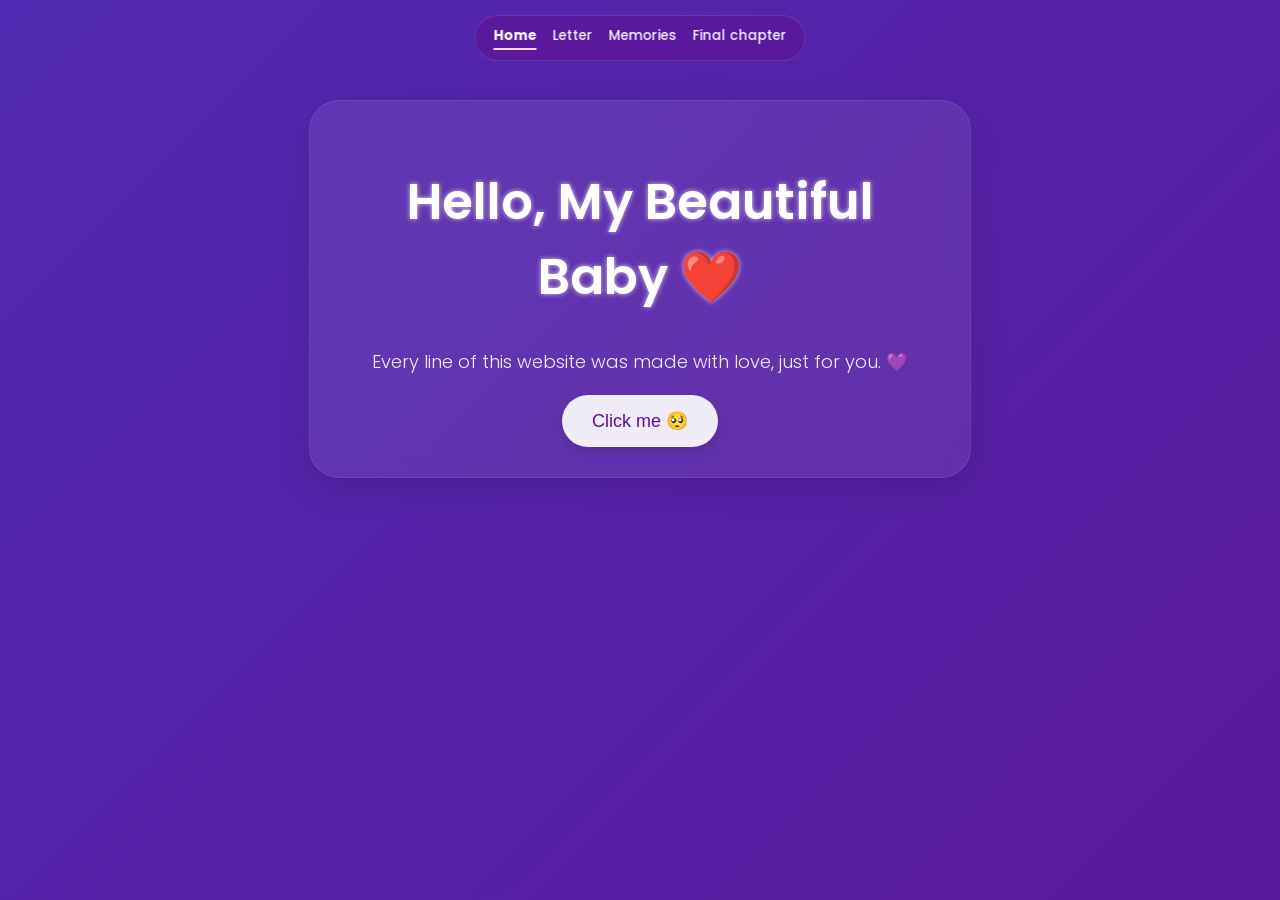
<file: index.html>
<!DOCTYPE html>
<html>
<head>

     <meta charset="UTF-8">

    <meta name="viewport" content="width=device-width, initial-scale=1.0">

    <title>Betty ❤️</title>
    
        <link rel="preconnect" href="https://fonts.googleapis.com">

        <link rel="preconnect" href="https://fonts.gstatic.com" crossorigin>

        <link href="https://fonts.googleapis.com/css2?family=Poppins:wght@300;400;600&display=swap" rel="stylesheet">

    <link rel="stylesheet" href="style.css">

</head>

       
        <audio id="backgroundMusic" loop>
            <source src="music/song1.mp3" type="audio/mpeg">
        </audio>        


<body>

<nav class="book-nav">
    <a href="index.html" class="active">Home</a>
    <a href="letter.html">Letter</a>
    <a href="memories.html">Memories</a>
    <a href="final.html">Final chapter</a>
</nav>




<div class="container">

    <h1>Hello, My Beautiful Baby ❤️</h1>

    <p>
        Every line of this website was made with love, just for you. 💜
    </p>

    <button id="clickMeButton">
        Click me 🥺
    </button>

    <p id="hintMessage" class="hidden"></p>

    <p id="message1" class="hidden"></p>

    <button id="heartButton" class="hidden">
        Open My Heart ❤️
    </button>

    <p id="message2" class="hidden">
        💜 My love,
        <br><br>
        I dey love you nooow🥺🥺💜🤭
    </p>

    <button id="surpriseButton" class="surprise-button hidden">
        🌸 Surprise
    </button>

    <p id="message3" class="hidden">
        Happy Girlfriend's Day, my love! 🥰💜
    </p>

</div>


<script src="script.js"></script>

</body>
    


</html>
</file>
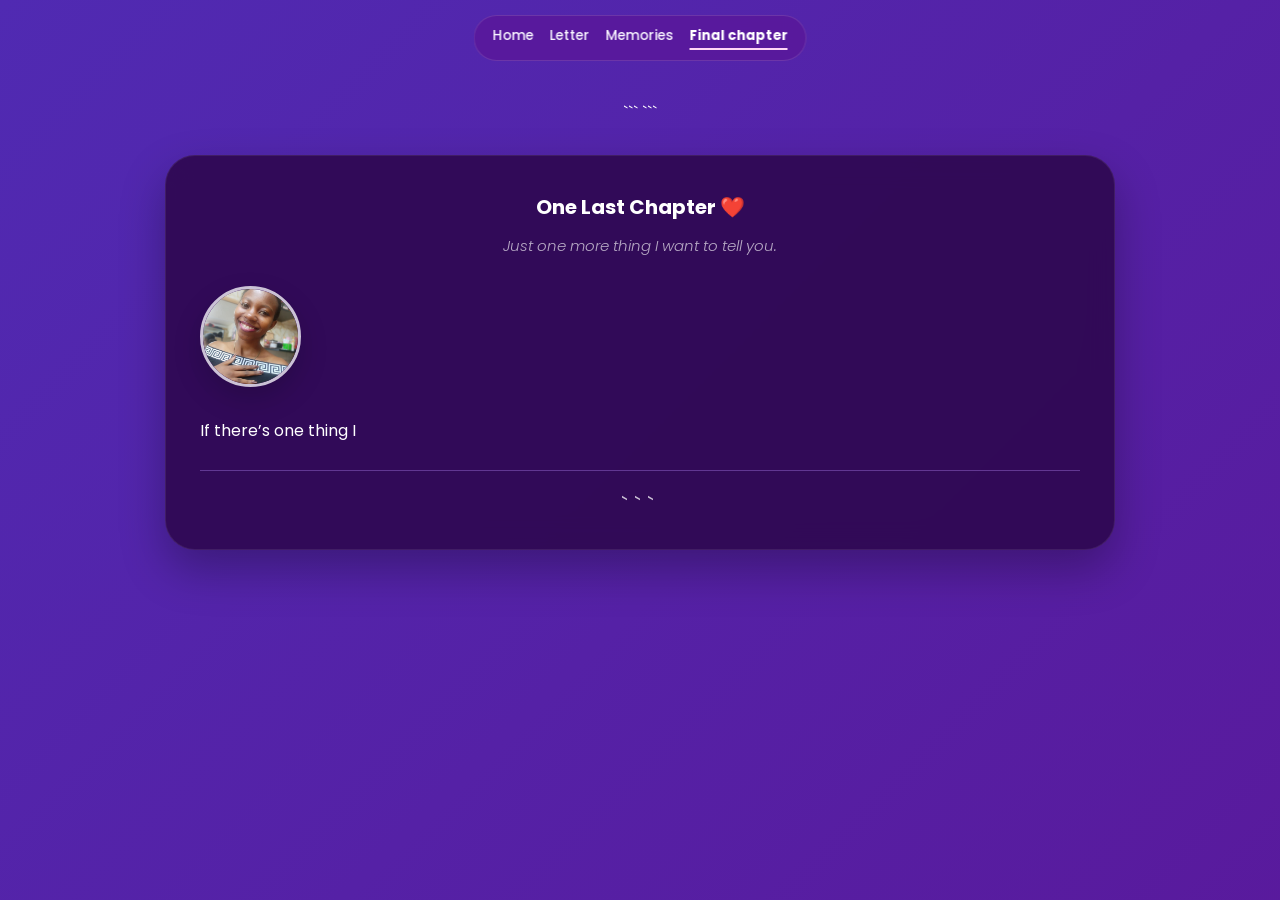
<file: final.html>
<!DOCTYPE html>

<html lang="en">

<head>
    <meta charset="UTF-8">
    <meta name="viewport" content="width=device-width, initial-scale=1.0">

```
<title>One Last Chapter ❤️</title>

<link rel="preconnect" href="https://fonts.googleapis.com">
<link rel="preconnect" href="https://fonts.gstatic.com" crossorigin>

<link href="https://fonts.googleapis.com/css2?family=Poppins:wght@300;400;600&family=Dancing+Script:wght@400;700&family=Caveat:wght@400;700&display=swap" rel="stylesheet">

<link rel="stylesheet" href="style.css">
```

</head>


<body>



    <nav class="book-nav">
    <a href="index.html">Home</a>
    <a href="letter.html">Letter</a>
    <a href="memories.html">Memories</a>
    <a href="final.html" class="active">Final chapter</a>
</nav>

            <audio id="memoriesMusic" loop>
                <source src="music/song2.mp3" type="audio/mpeg">
            </audio>


<div class="container final-container">

    <h1 class="final-title">One Last Chapter ❤️</h1>

    <p class="subtitle">
        Just one more thing I want to tell you.
    </p>

    
    <img src="Images/photo13.jpg" alt="Betty" class="betty-photo">

    <div class="final-message-wrapper">

        <p id="finalMessage">
            If there’s one thing I hope you remember from this little website,
            it’s this:

            You are loved.
            You are appreciated.
            And you are incredibly beautiful.

            Thank you for being you.
            Thank you for making me smile.
            Thank you for making my world brighter.

            I hope this little website reminded you of how special you are to me.

            Keep smiling, my beautiful girl.
        </p>

               
        <div class="letter-ending hidden" id="signatureBlock">
    <div class="signature-block">
        <p class="signature-name">
            Yours lovingly, Blessings
            <span class="signature-heart">💜</span>
        </p>
    </div>

    <img src="Images/bless.jpg" alt="My photo" class="memory-photo">
</div>

<hr class="final-divider">

<p class="subtitle final-ending hidden" id="finalEnding">
    Is this the end… or will you give me more beautiful memories, and make me part of them? 🥺💜
</p>

<p class="final-dots">```</p>


<script src="script.js"></script>


</body>



</html>
</file>
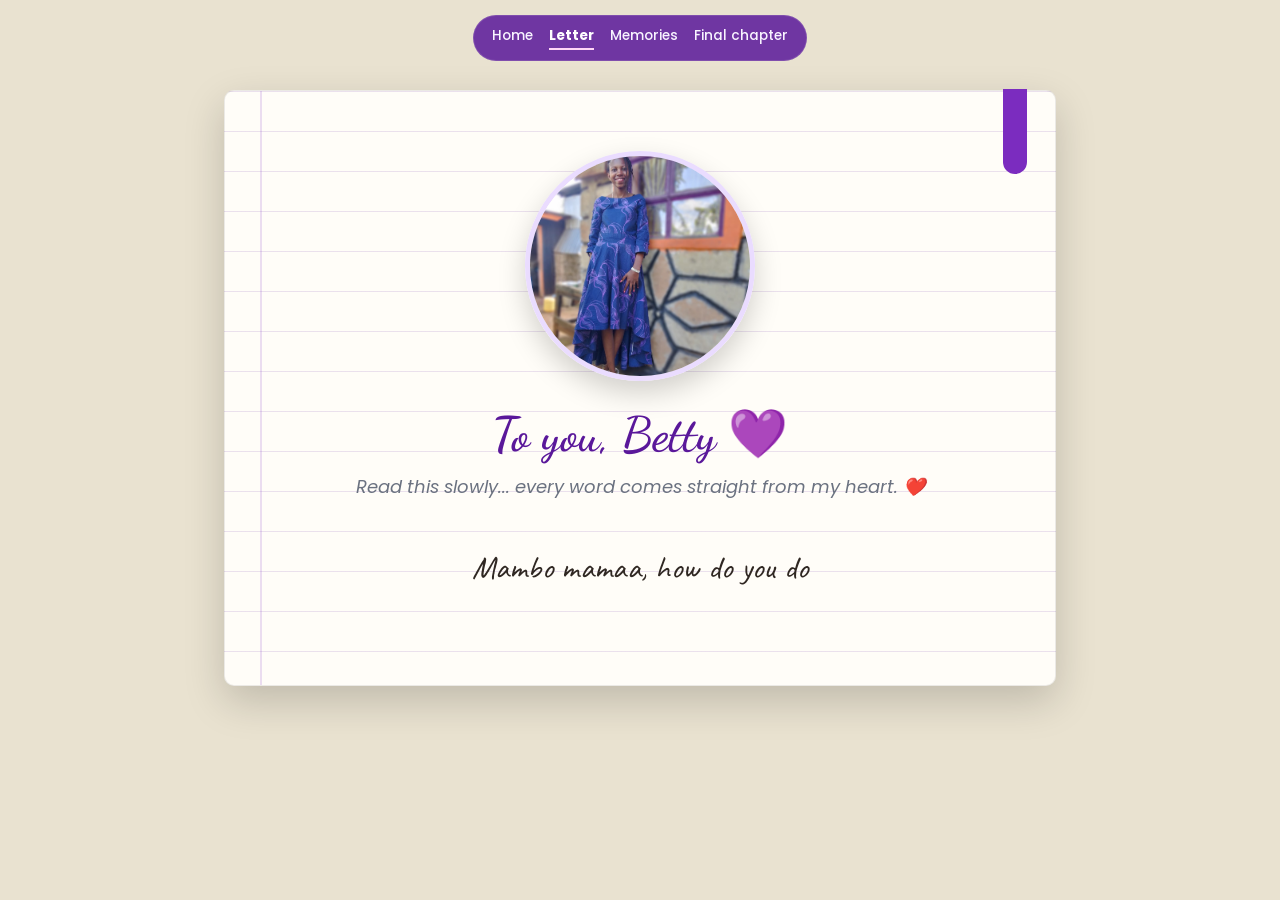
<file: letter.html>
<!DOCTYPE html>
<html>

<head>

    <meta charset="UTF-8">

    <meta name="viewport" content="width=device-width, initial-scale=1.0">

    <title>💌 To you Betty 💜</title>

    <link rel="preconnect" href="https://fonts.googleapis.com">

    <link rel="preconnect" href="https://fonts.gstatic.com" crossorigin>

    <link href="https://fonts.googleapis.com/css2?family=Poppins:wght@300;400;600&family=Dancing+Script:wght@400;700&family=Caveat:wght@400;600;700&display=swap" rel="stylesheet">

    <link rel="stylesheet" href="style.css">

</head>




<body class="letter-body">



<nav class="book-nav">
    <a href="index.html">Home</a>
    <a href="letter.html" class="active">Letter</a>
    <a href="memories.html">Memories</a>
    <a href="final.html">Final chapter</a>
</nav>

        <audio id="backgroundMusic" loop>
            <source src="music/song1.mp3" type="audio/mpeg">
        </audio>


    <div class="letter-page">

        <div class="bookmark"></div>

        <img src="Images/betty-feature.jpg"
             alt="Betty"
             class="betty-photo">

        <h1 class="letter-title">To you, Betty 💜</h1>

        <p class="subtitle">
            Read this slowly... every word comes straight from my heart. ❤️
        </p>

        <div class="letter-content">
            <p id="letterMessage"></p>
        </div>

        <button id="continueButton" class="hidden letter-button">
            Turn the page ❤️
        </button>

    </div>

    <script src="script.js"></script>
</body>

</html>
</file>
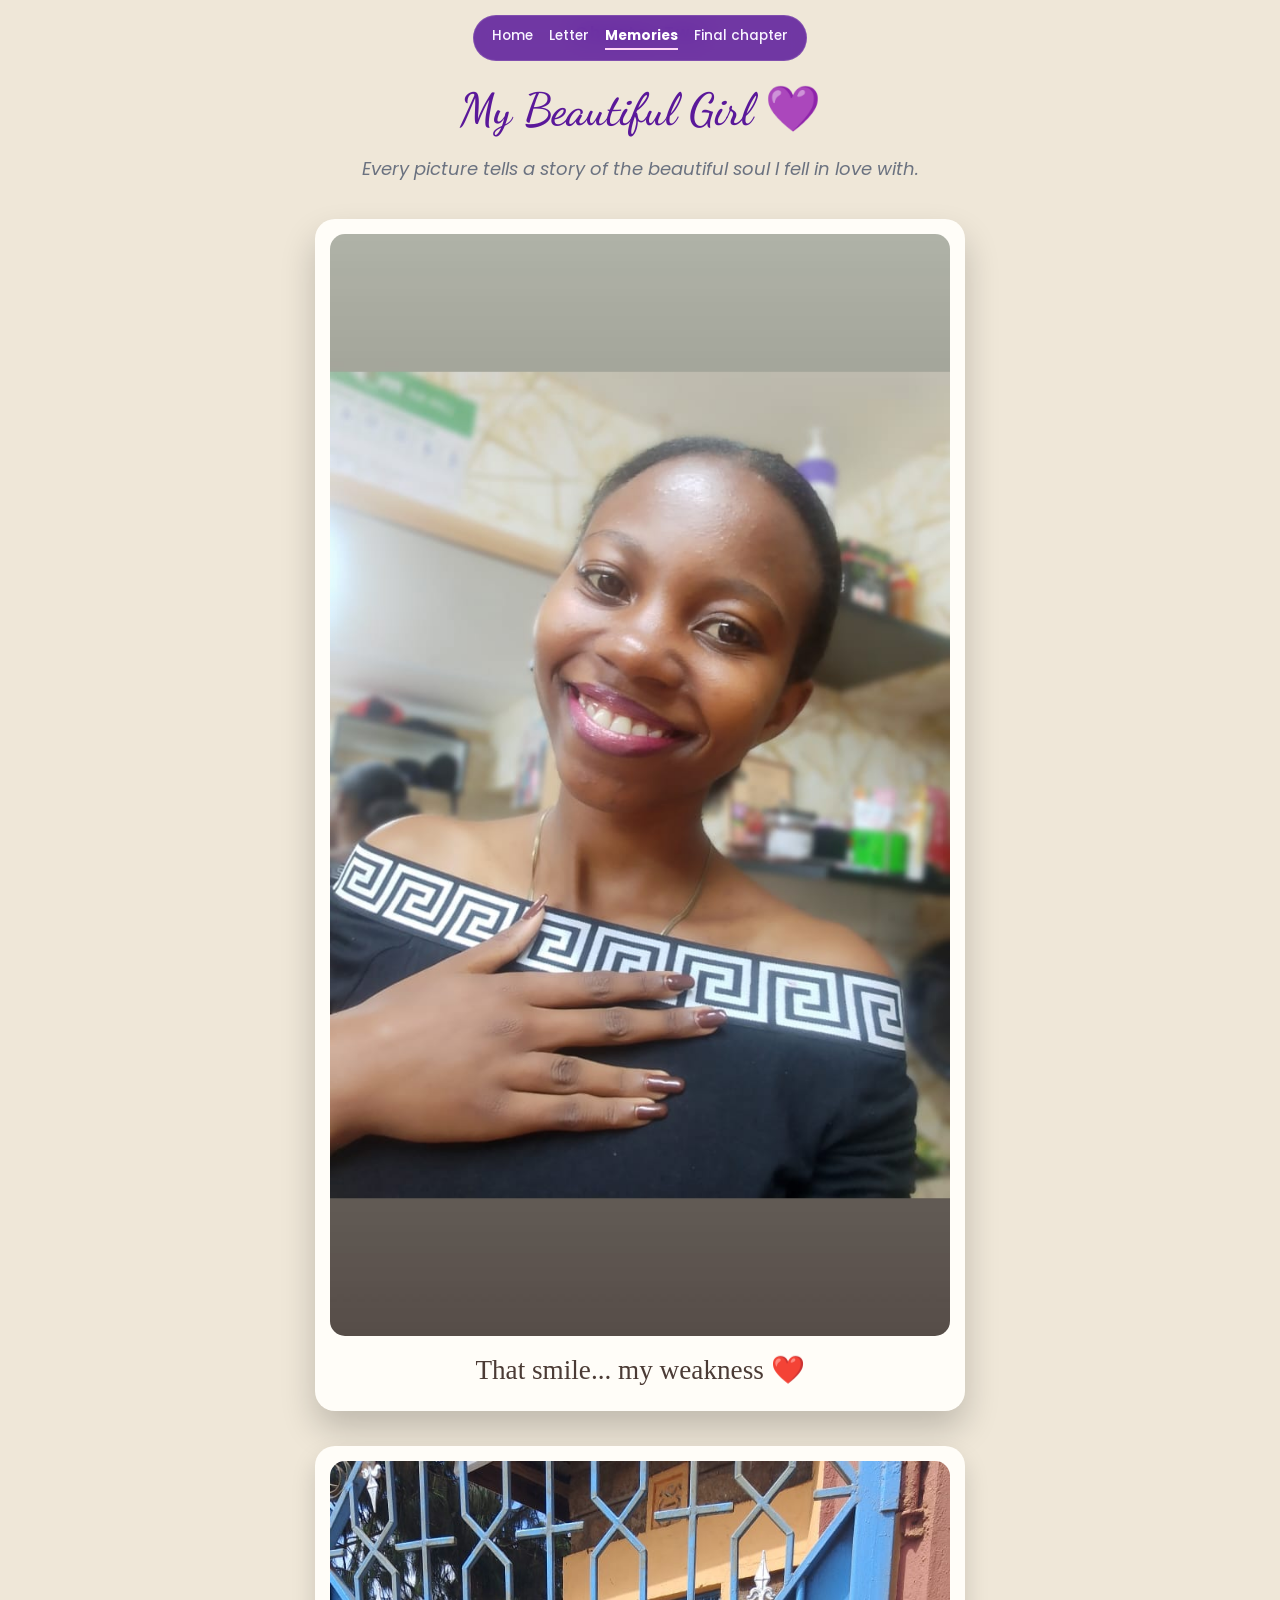
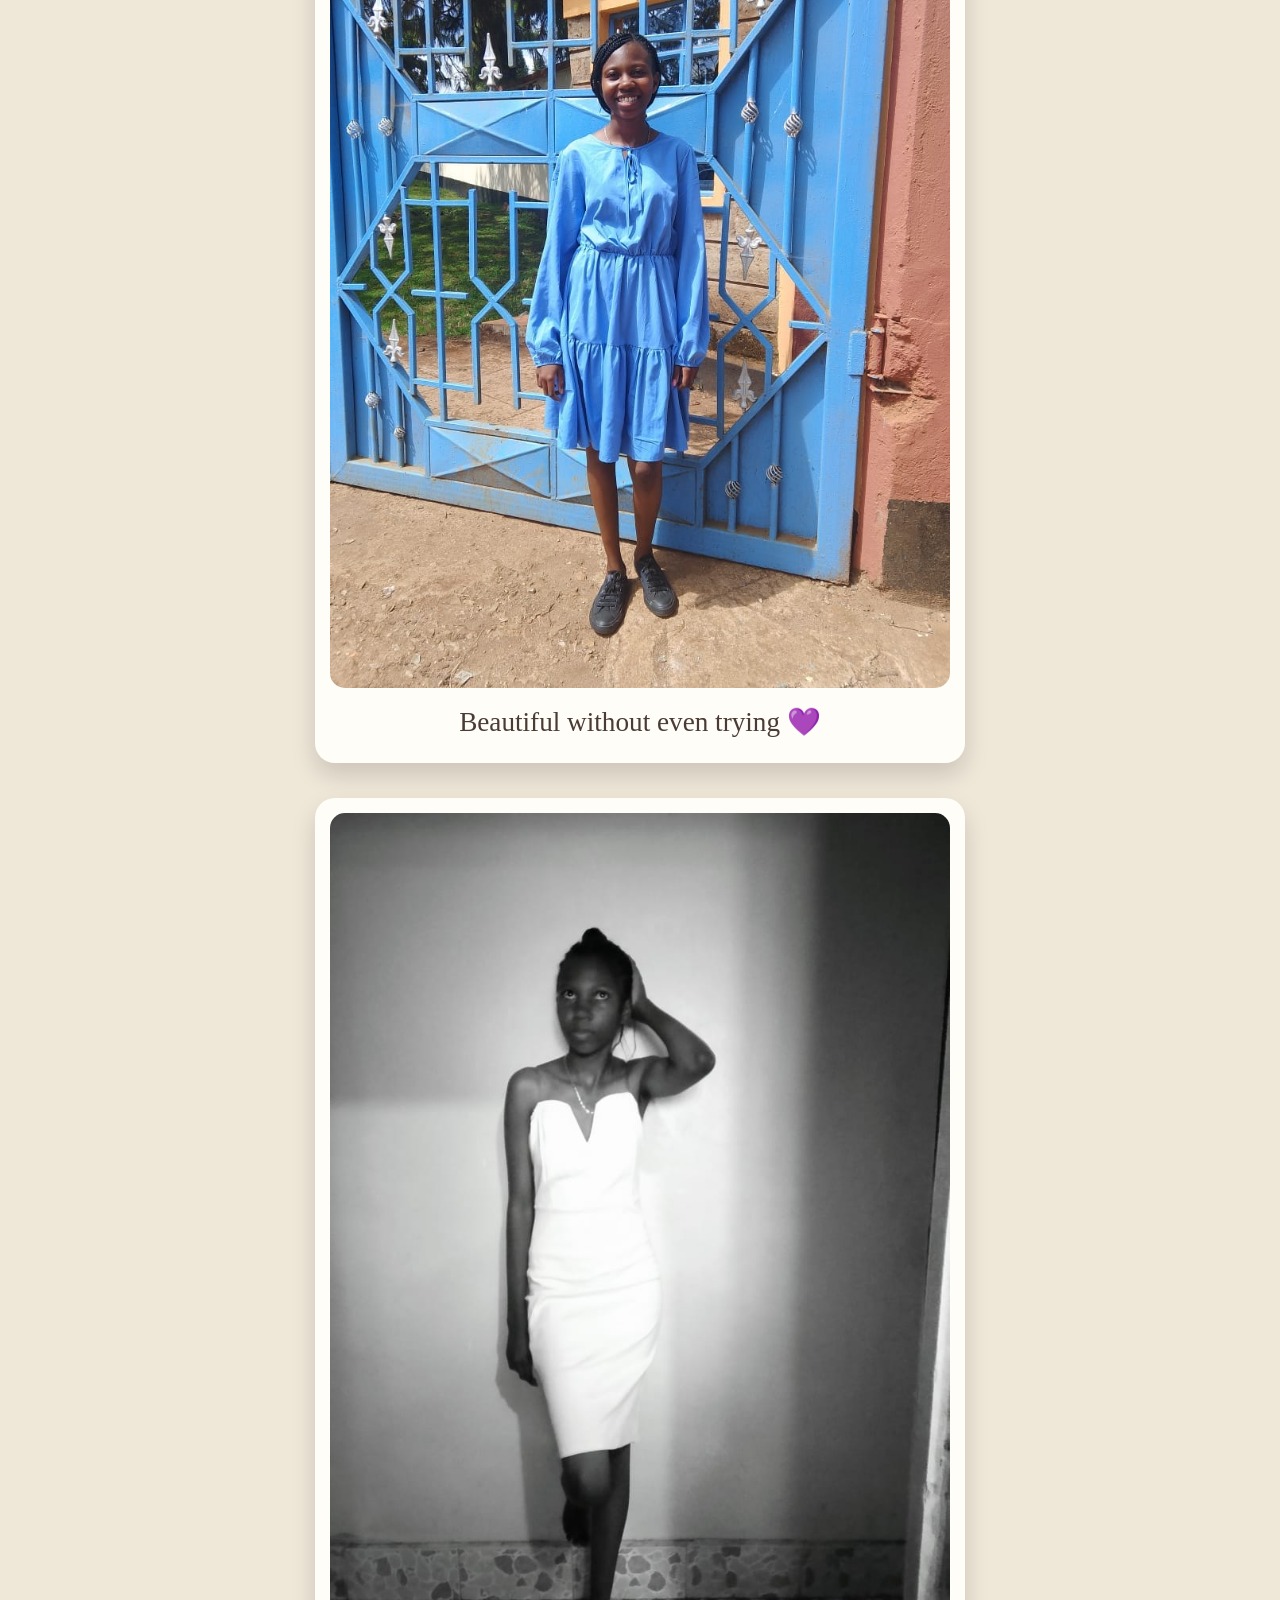
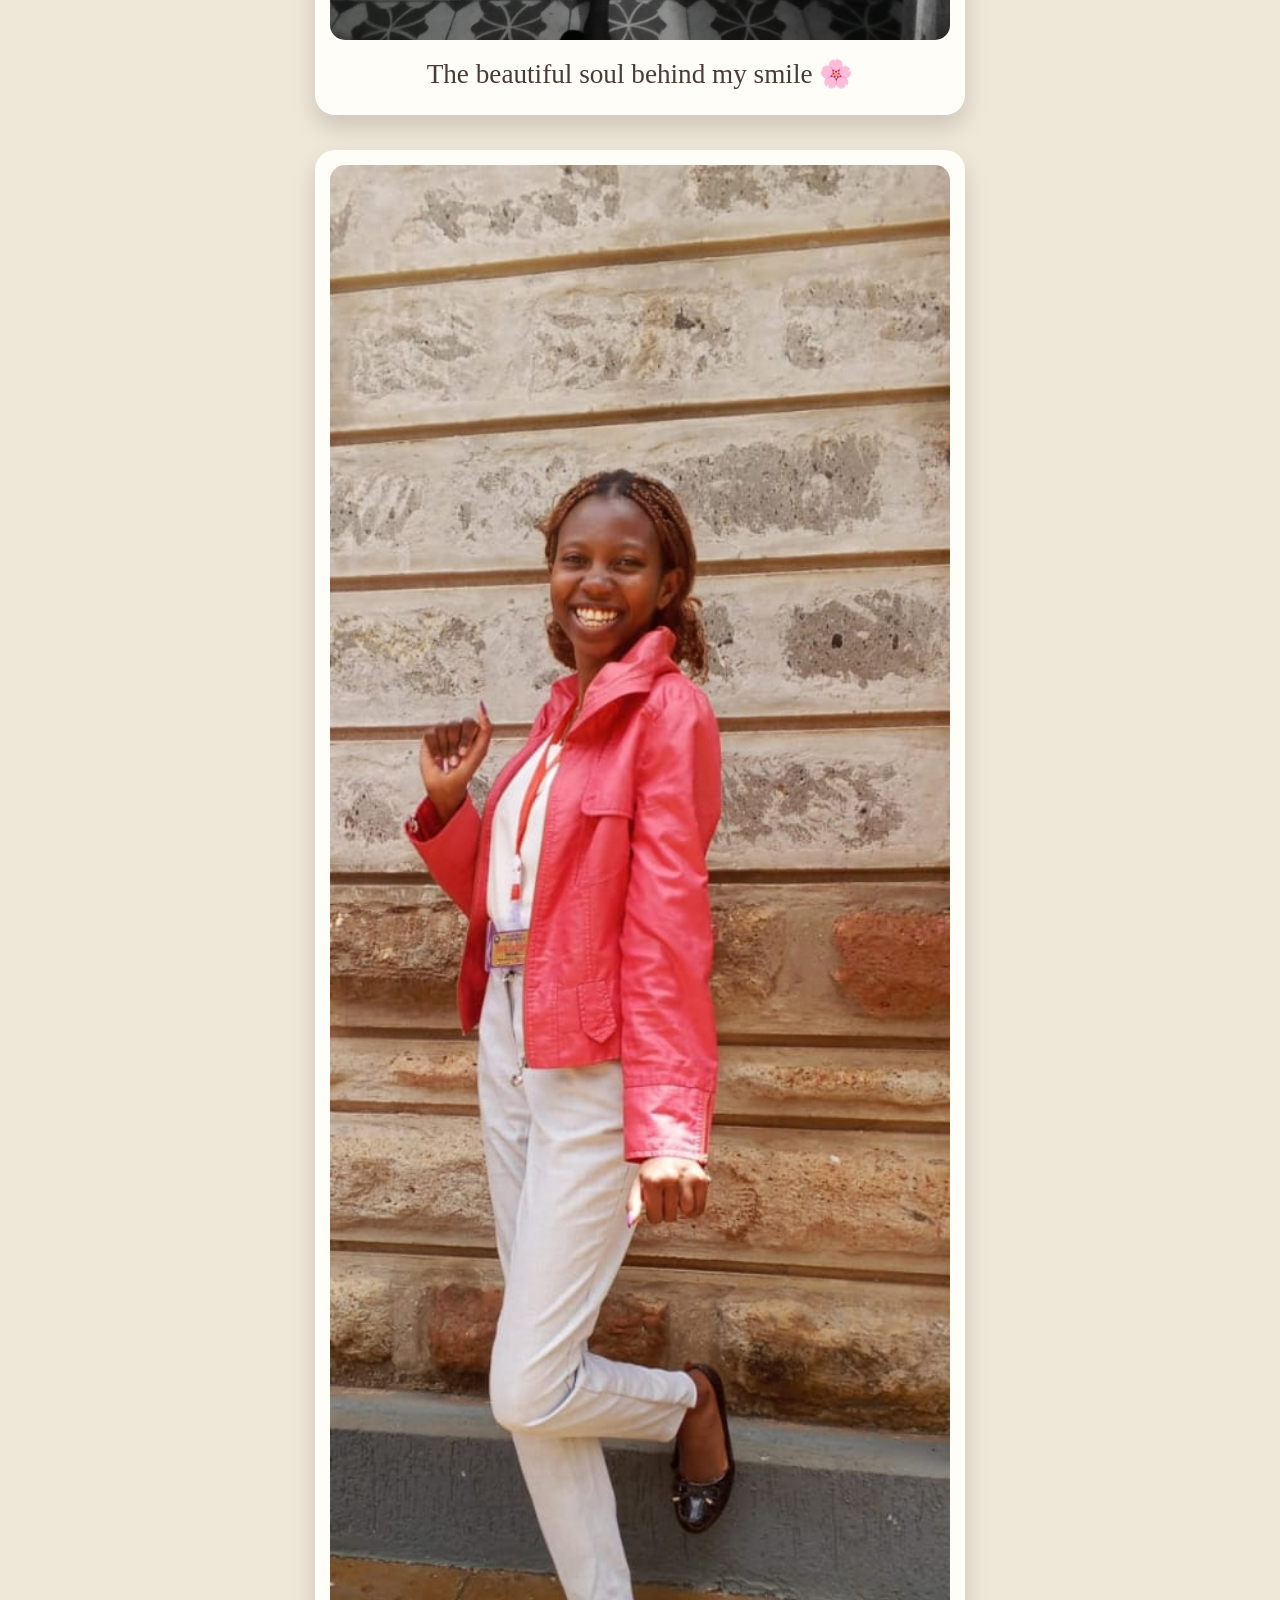
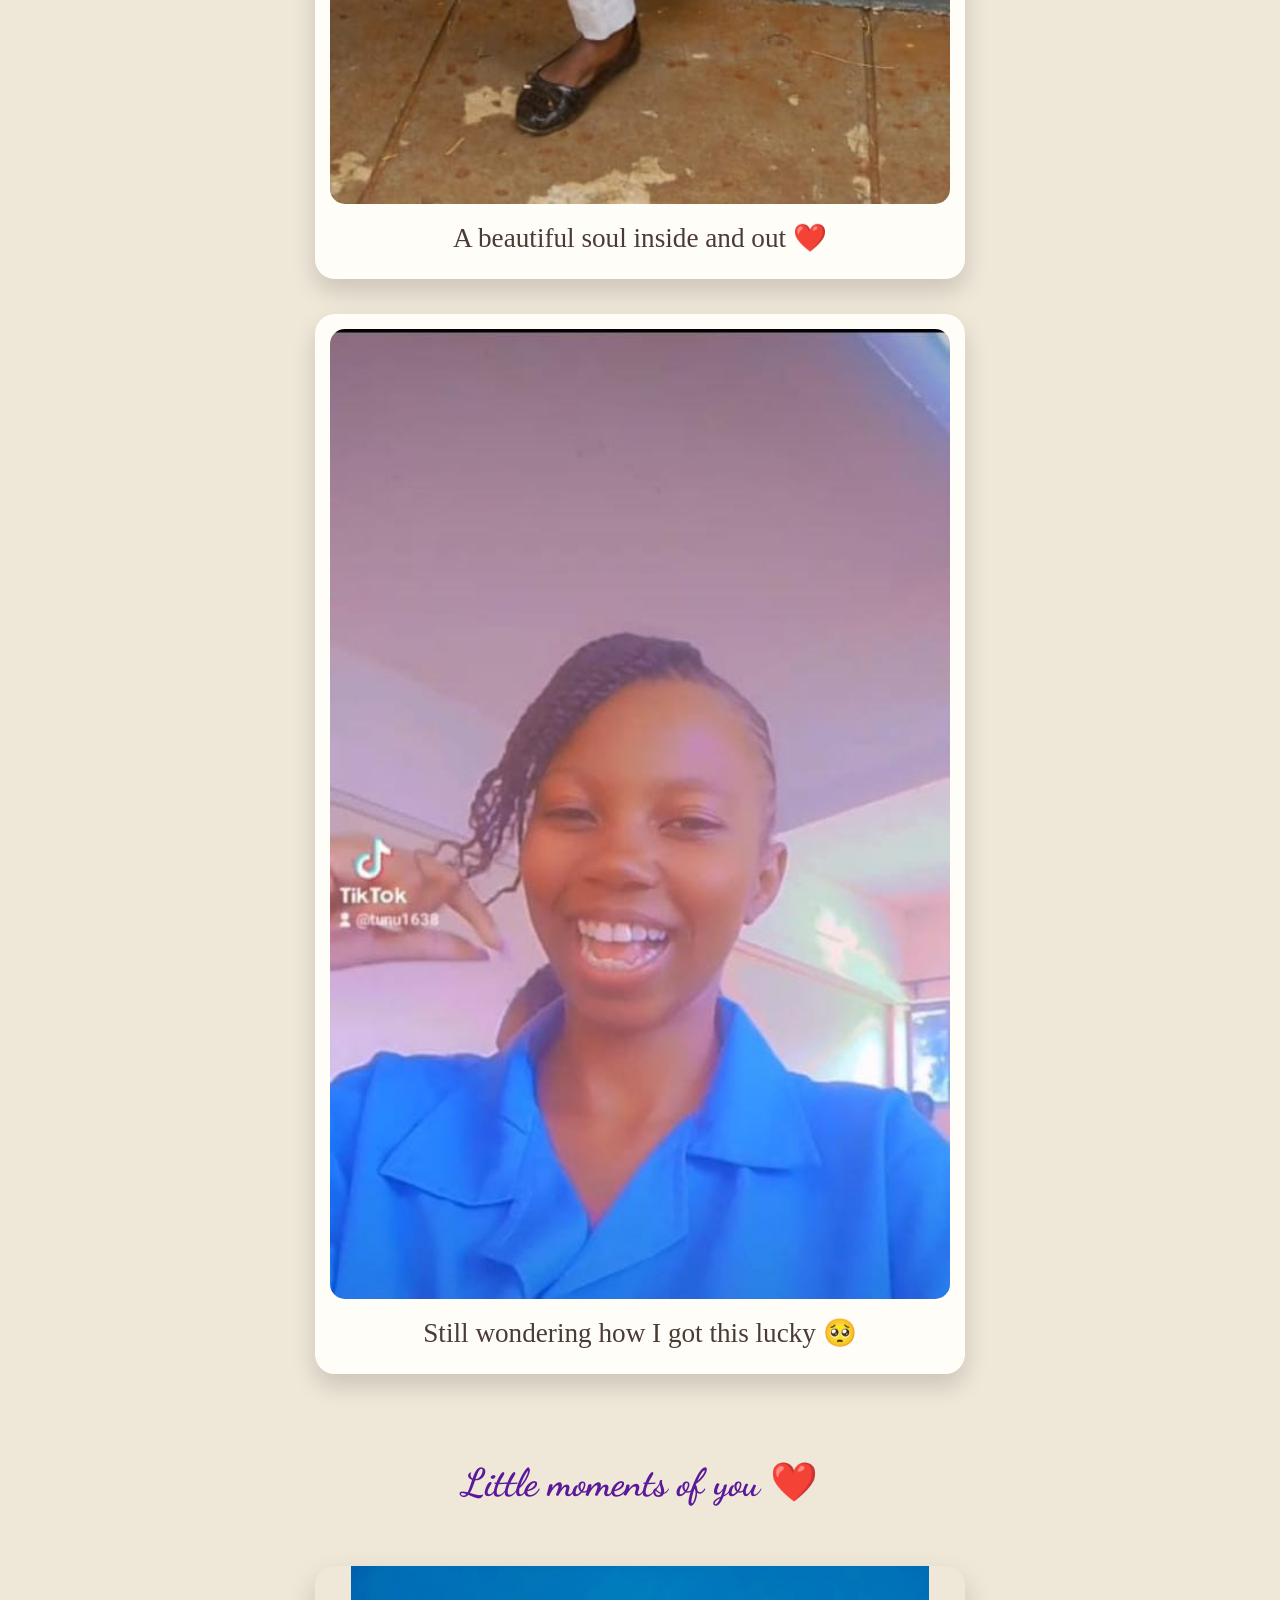
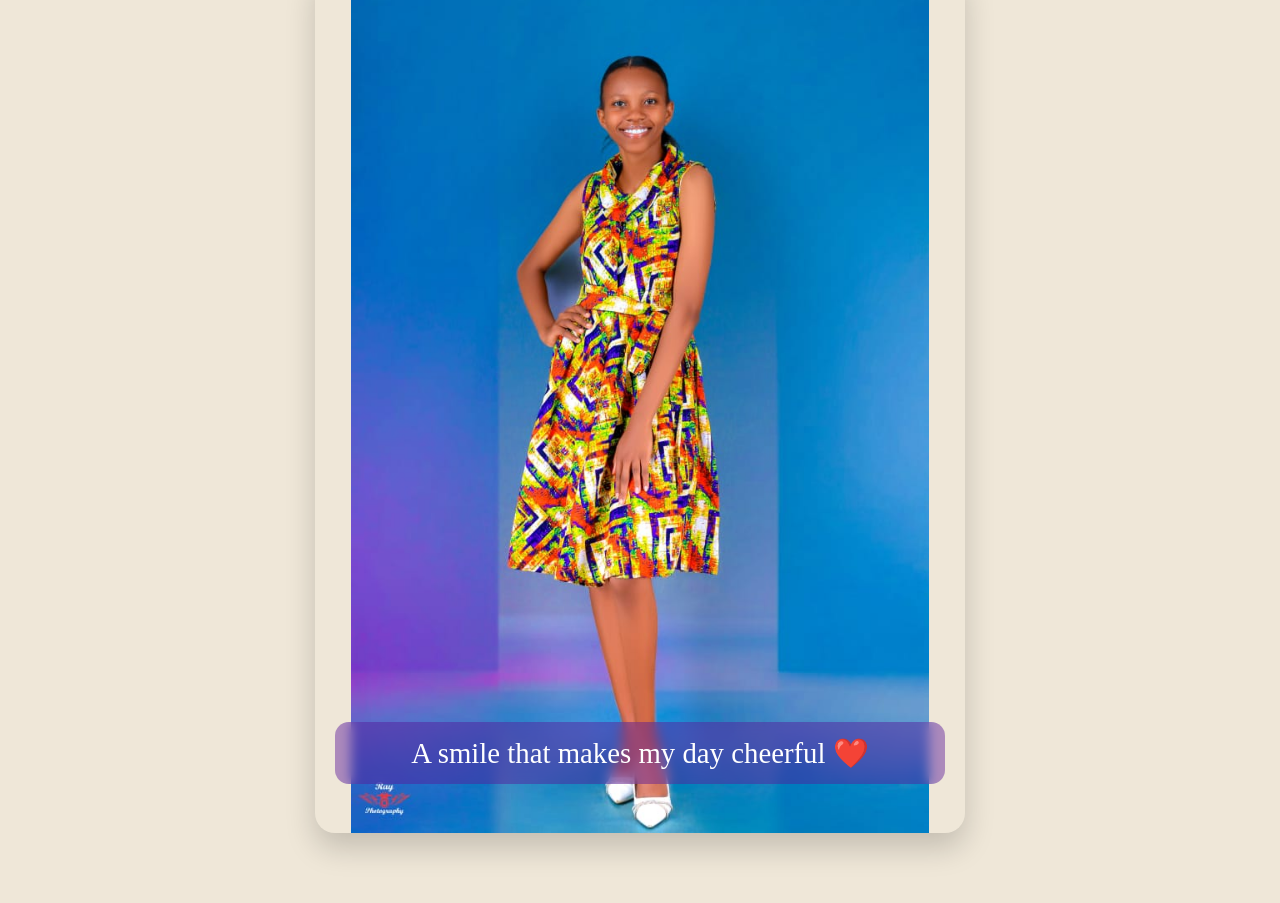
<file: memories.html>
<!DOCTYPE html>
<html lang="en">

<head>
    <meta charset="UTF-8">
    <meta name="viewport" content="width=device-width, initial-scale=1.0">

    <title>Chapter Two — My Beautiful Girl 💜</title>

    <link rel="preconnect" href="https://fonts.googleapis.com">
    <link rel="preconnect" href="https://fonts.gstatic.com" crossorigin>

    <link href="https://fonts.googleapis.com/css2?family=Poppins:wght@300;400;600&family=Dancing+Script:wght@400;700&display=swap" rel="stylesheet">

    <link rel="stylesheet" href="style.css">
</head>




<body class="memories-body">
    
<nav class="book-nav">
   
    <a href="index.html">Home</a>
   
   
    <a href="letter.html">Letter</a>
   
   
    <a href="memories.html" class="active">Memories</a>
   
   
    <a href="final.html">Final chapter</a>


</nav>


                <audio id="memoriesMusic" autoplay loop>
                    <source src="music/song2.mp3" type="audio/mpeg">
                </audio>

                    <section class="memories-page">

                    <div class="chapter-label">Chapter Two</div>

                    <h1 class="memories-title">My Beautiful Girl 💜</h1>

                    <p class="subtitle">
                        Every picture tells a story of the beautiful soul I fell in love with.
                    </p>


                    <div class="memory-gallery">

                        <div class="memory-card featured-photo">

                            <img src="Images/photo1.jpg" alt="Betty">

                            <p class="memory-caption">
                                That smile... my weakness ❤️
                            </p>

                        </div>


                        <div class="memory-card">
                            <img src="Images/photo2.jpg" alt="Betty">
                            <p class="memory-caption">
                                Beautiful without even trying 💜
                            </p>
                        </div>


                        <div class="memory-card">
                            <img src="Images/photo3.jpg" alt="Betty">
                            <p class="memory-caption">
                                The beautiful soul behind my smile 🌸
                            </p>
                        </div>


                        <div class="memory-card">

                                <img src="Images/photo4.jpg" alt="Betty">

                                <p class="memory-caption">
                                    A beautiful soul inside and out ❤️
                                </p>

                        </div>

                        <div class="memory-card">

                                <img src="Images/photo5.jpg" alt="Betty">

                                <p class="memory-caption">
                                    Still wondering how I got this lucky 🥺
                                </p>

                        </div>


                        <h2 class="story-title">
                            Little moments of you ❤️
                        </h2>

                        <div class="story-slideshow">

                            <div class="story-slide active">
                                <img src="Images/photo6.jpg" alt="Betty">
                                <p>A smile that makes my day cheerful ❤️</p>
                            </div>

                            <div class="story-slide">
                                <img src="Images/photo7.jpg" alt="Betty">
                                <p>Beautiful in every little way 💜</p>
                            </div>

                            <div class="story-slide">
                                <img src="Images/photo8.jpg" alt="Betty">
                                <p>You make me blush too much 🤭🌸</p>
                            </div>
                        
                            <div class="story-slide">
                                <img src="Images/photo9.jpg" alt="Betty">
                                <p>Truly the most beautiful gal 🌹💜</p>
                            </div>

                            <div class="story-slide">
                                <img src="Images/photo10.jpg" alt="Betty">
                                <p>Baby gal ni keki mali safi 🫣</p>
                            </div>
                            
                            
                        </div>

                    </div> <!-- end memory-gallery -->

                    <button id="continueToFinalButton" class="hidden letter-button">
                    One Last Chapter ❤️
                </button>

                <button id="replaySlideshowButton" class="hidden letter-button">
                    Replay slideshow ❤️
                </button>

                </section>

                <script src="script.js"></script>

</body>
</html>
</file>
<file: style.css>
/* ====================================== */
/* BODY */
/* ====================================== */

body {
    background: linear-gradient(
        -45deg,
        #240046,
        #3c096c,
        #5a189a,
        #502ab2
    );

    background-size: 400% 400%;
    animation: gradientMove 12s ease infinite;

    color: white;
    font-family: "Poppins", sans-serif;
    text-align: center;
    margin-top: 100px;
}
/* ====================================== */
/* h1 texts*/
/* ====================================== */

h1 {
    font-size: 50px;
    font-weight: 600;
    text-shadow:
        0 0 5px rgba(255,255,255,0.7);
    animation: none;
}


/* ====================================== */
/* THE CONTENT BOX*/
/* ====================================== */

.container {
    width: 80%;
    max-width: 600px;
    margin: 50px auto;
    padding: 30px;
    background: rgba(255, 255, 255, 0.08);
    border: 1px solid rgba(255, 255, 255, 0.15);
    text-align: center;
    backdrop-filter: blur(10px);

    border: 1px solid rgba(255, 255, 255, 0.08);
    box-shadow: 0 10px 35px rgba(0, 0, 0, 0.12);
    border-radius: 30px;

    animation: pageFade 1s ease;
}

.container > p {
    font-size: 18px;
    font-weight: 300;
    opacity: 0.9;
    line-height: 1.6;
}

.container {
    animation: pageFade 5s ease;
}

/* ====================================== */
/* BUTTONS */
/* ====================================== */

button {
    background: rgba(255, 255, 255, 0.9);
    color: #5a0dad;
    border: none;
    padding: 15px 30px;
    font-size: 18px;
    border-radius: 30px;
    cursor: pointer;

    transition: 0.3s ease;
    
    box-shadow: 0 5px 15px rgba(0,0,0,0.15);
}


button:hover {
    background-color: #f3c4ff;
    transform: translateY(-3px);
    box-shadow: 0 10px 25px rgba(0,0,0,0.25);
}


/* ====================================== */
/* MESSAGES */
/* ====================================== */

/* ====================================== */
/* MESSAGES */
/* ====================================== */

.hidden {
    display: none !important;
}

.show {
    animation: fadeIn 1s ease;
}

#message1,
#message2,
#message3 {
    font-size: 22px;
    line-height: 1.6;
    margin: 20px 0;
}


#letterMessage{
    font-family: "Caveat", cursive;
    font-size: 2rem;
    line-height: 2.15;
    color: #2f2722;
    white-space: pre-line;
    letter-spacing: 0.3px;
}

#finalMessage {
    font-family: "Poppins", sans-serif;
    font-size: 1.45rem;
    line-height: 2.1;
    color: white;
    text-align: left;
    white-space: pre-line;
    letter-spacing: 0;
    margin: 25px 0;
    font-weight: 400;
}

/* ====================================== */
/* HEARTS */
/* ====================================== */

.heart {
    position: fixed;
    pointer-events: none;
}

/* ====================================== */
/* ANIMATIONS */
/* ====================================== */

@keyframes fadeIn {

    from {
        opacity: 0;
        transform: translateY(30px) scale(0.95);
    }

    to {
        opacity: 1;
        transform: translateY(0) scale(1);
    }

}

@keyframes floatUp {

    0% {
        transform: translate(0, 0) rotate(0deg);
        opacity: 1;
    }

    25% {
        transform: translate(-20px, -80px) rotate(-10deg);
    }

    50% {
        transform: translate(20px, -160px) rotate(10deg);
    }

    75% {
        transform: translate(-15px, -240px) rotate(-8deg);
    }

    100% {
        transform: translate(15px, -320px) rotate(8deg);
        opacity: 0;
    }
}

@keyframes gradientMove {

    0% {
        background-position: 0% 50%;
    }

    50% {
        background-position: 100% 50%;
    }

    100% {
        background-position: 0% 50%;
    }
}

@keyframes glow {

    from {
        text-shadow:
            0 0 3px white,
            0 0 6px #d8b4fe;
    }

    to {
        text-shadow:
            0 0 5px white,
            0 0 10px #c084fc;
    }

}

@keyframes pageFade {

    from {
        opacity: 0;
        transform: translateY(40px);
    }

    to {
        opacity: 1;
        transform: translateY(0);
    }

}

@media (max-width: 600px) {

    body {
        margin-top: 50px;
    }

    h1 {
        font-size: 35px;
    }

    .container {
        width: 90%;
        padding: 20px;
    }

}

/* ====================================== */
/* SUBTITLES */
/* ====================================== */

.subtitle {
    font-size: 18px;
    color: rgba(255, 255, 255, 0.8);
    font-style: italic;
    margin-bottom: 30px;
    line-height: 1.6;
}


/* ====================================== */
/* PAGE 2 - LOVE SECTION */
/* ====================================== */

/* ====================================== */
/* CHAPTER ONE - REAL PAPER LETTER */
/* ====================================== */

.letter-body {
    background: #e9e2d0;
    margin: 0;
    padding: 90px 12px 20px;
    display: flex;
    justify-content: center;
    font-family: "Poppins", sans-serif;
}

.letter-page {
    position: relative;
    width: 100%;
    max-width: 760px;
    background: #fffdf8;
    padding: 50px 35px;
    border-radius: 10px;
    box-shadow: 0 15px 40px rgba(0,0,0,0.18);

background-image:
    linear-gradient(to bottom,
        rgba(90, 24, 154, 0.12) 1px,
        transparent 1px);

background-size: 100% 40px;

    border: 1px solid rgba(0,0,0,0.08);
}

.letter-page::before {
    content: "";
    position: absolute;
    top: 0;
    left: 35px;
    width: 2px;
    height: 100%;
    background: rgba(123,44,191,0.15);
}

.bookmark {
    position: absolute;
    top: -2px;
    right: 28px;
    width: 24px;
    height: 85px;
    background: #7b2cbf;
    border-radius: 0 0 12px 12px;
}

.betty-photo {
    width: 220px;
    height: 220px;
    object-fit: cover;
    border-radius: 50%;
    display: block;
    margin: 10px auto 25px;
    border: 5px solid #eadcff;
    box-shadow: 0 12px 28px rgba(0,0,0,0.18);
}

.letter-title {
    font-family: "Dancing Script", cursive;
    font-size: 3rem;
    color: #5a189a;
    text-align: center;
    margin: 0;
    text-shadow: none;
}

.letter-page .subtitle {
    text-align: center;
    color: #6b7280;
    font-style: italic;
    margin: 10px 0 30px;
}

.letter-content {
    margin-top: 15px;
}

#letterMessage {
    font-family: "Caveat", cursive;
    font-size: 2rem;
    line-height: 2.15;
    color: #2f2722;
    white-space: pre-line;
    letter-spacing: 0.3px;
}

.letter-button {
    display: block;
    width: fit-content;
    margin: 20px auto 0;
    padding: 16px 32px;
}

@media (max-width: 600px) {

    .letter-page {
        padding: 30px 20px;
    }

    .letter-title {
        font-size: 2.4rem;
    }

    #letterMessage {
        font-size: 1.55rem;
        line-height: 2;
    }

    .betty-photo {
        width: 85px;
        height: 85px;
    }

}

.signature-name {
    font-family: "Poppins", sans-serif;
    font-size: 17px;
    font-weight: 700;
    color: white !important;
    margin: 0;
}

.signature-name .signature-heart {
    color: #9d4dff;
}


/* ====================================== */
/* PAGE TURN ANIMATION */
/* ====================================== */

/* ====================================== */
/* PAGE TURN ANIMATION */
/* ====================================== */

/* ====================================== */
/* REAL BOOK PAGE TURN */
/* ====================================== */

/* ====================================== */
/* REAL BOOK PAGE TURN (RIGHT TO LEFT) */
/* ====================================== */

.page-turn {
    animation: bookPageTurn 1s ease-in-out forwards;
    transform-origin: right center;
    transform-style: preserve-3d;
    backface-visibility: hidden;
}

@keyframes bookPageTurn {
    0% {
        transform: perspective(1800px) rotateY(0deg);
        opacity: 1;
        box-shadow: 0 10px 30px rgba(0,0,0,0.18);
    }

    20% {
        transform: perspective(1800px) rotateY(12deg);
        box-shadow: 10px 10px 30px rgba(0,0,0,0.22);
    }

    45% {
        transform: perspective(1800px) rotateY(35deg);
        box-shadow: 25px 15px 35px rgba(0,0,0,0.26);
    }

    70% {
        transform: perspective(1800px) rotateY(70deg);
        opacity: 0.9;
        box-shadow: 40px 20px 40px rgba(0,0,0,0.32);
    }

    100% {
        transform: perspective(1800px) rotateY(100deg);
        opacity: 0;
        box-shadow: 60px 25px 45px rgba(0,0,0,0.36);
    }
}


/* ====================================== */
/* CHAPTER TWO - MEMORIES */
/* ====================================== */

.memories-body {
    background: #efe7d8;
    margin: 0;
    padding: 20px 15px 40px;
    font-family: "Poppins", sans-serif;
}

.memories-page {
    max-width: 650px;
    margin: auto;
}

.chapter-label {
    text-align: center;
    color: #7b2cbf;
    font-weight: 600;
    letter-spacing: 2px;
    margin-bottom: 10px;
}

.memories-title {
    text-align: center;
    font-family: "Dancing Script", cursive;
    font-size: 2.8rem;
    color: #5a189a;
    margin-bottom: 10px;
    text-shadow: none;
}

.memory-gallery {
    display: flex;
    flex-direction: column;
    gap: 35px;
    margin-top: 35px;
}

.memory-card {
    background: #fffdf8;
    padding: 12px;
    border-radius: 20px;
    box-shadow: 0 12px 25px rgba(0,0,0,0.12);
}

.memory-card img {
    width: 100%;
    border-radius: 15px;
    display: block;
}

.memory-caption {
    font-family: "Caveat", cursive;
    font-size: 1.6rem;
    color: #4b3b35;
    text-align: center;
    margin: 18px 10px 10px;
}

@media (max-width: 600px) {

    .memories-title {
        font-size: 2.3rem;
    }

    .memory-caption {
        font-size: 1.5rem;
    }

}

/* ====================================== */
/* FEATURED PHOTO */
/* ====================================== */

.featured-photo {
    transform: scale(1.03);
}


/* ====================================== */
/* BEAUTIFUL GIRL PHOTO ALBUM */
/* ====================================== */

.memory-card {
    background: #fffdf8;
    padding: 15px;
    border-radius: 20px;
    box-shadow: 0 12px 25px rgba(0,0,0,0.15);
    transition: 0.4s ease;
}

.memory-card:hover {
    transform: translateY(-8px);
}

.memory-card img {
    width: 100%;
    border-radius: 15px;
    display: block;
}


.memory-caption {
    font-family: "Caveat", cursive;
    font-size: 1.7rem;
    color: #4b3b35;
    text-align: center;
    margin-top: 18px;
}


/* First special photo */

.featured-photo {
    transform: scale(1.03);
    box-shadow: 0 18px 35px rgba(0,0,0,0.2);
}

/* ====================================== */
/* PHOTO REVEAL ANIMATION */
/* ====================================== */

.memory-card {
    opacity: 0;
    transform: translateY(40px);
    animation: photoAppear 1s ease forwards;
}


.memory-card:nth-child(1) {
    animation-delay: 0.2s;
}

.memory-card:nth-child(2) {
    animation-delay: 0.5s;
}

.memory-card:nth-child(3) {
    animation-delay: 0.8s;
}


@keyframes photoAppear {

    from {
        opacity: 0;
        transform: translateY(40px);
    }

    to {
        opacity: 1;
        transform: translateY(0);
    }

}


/* ====================================== */
/* MOBILE SCRAPBOOK PHOTO EFFECT */
/* ====================================== */

.memory-card:nth-child(odd) {
    transform: rotate(-2deg);
}

.memory-card:nth-child(even) {
    transform: rotate(2deg);
}

.memory-card {
    transition: transform 0.4s ease;
}



@media (max-width: 600px) {

    .memory-card {
        padding: 10px;
    }

    .memory-card img {
        max-height: 450px;
        object-fit: cover;
    }

    .memory-caption {
        font-size: 1.5rem;
    }

}


/* Chapter Two subtitle */

.memories-page .subtitle {
    color: #6b7280;
}


/* ====================================== */
/* STORY SLIDESHOW */
/* ====================================== */

.story-slideshow {
    position: relative;
    width: 100%;
    max-width: 650px;
    margin: 0 auto 30px;
    aspect-ratio: 3 / 4;
    overflow: hidden;
    border-radius: 20px;
    box-shadow: 0 15px 30px rgba(0,0,0,0.18);
}

.story-slide {
    position: absolute;
    inset: 0;
    opacity: 0;
    transform: translateX(20px);
    transition: opacity 3s ease-in-out, transform 3s ease-in-out;
}

.story-slide.active {
    opacity: 1;
    transform: translateX(0);
}

.story-slide img {
    width: 100%;
    height: 100%;
    object-fit: contain;
    border-radius: 20px;
    display: block;
}

.story-slide p {
    position: absolute;
    bottom: 20px;
    left: 20px;
    right: 20px;
    font-family: "Caveat", cursive;
    font-size: 1.8rem;
    color: white;
    text-align: center;
    background: rgba(90, 24, 154, 0.45);
    padding: 14px;
    border-radius: 14px;
    backdrop-filter: blur(6px);
}

.story-title {
    text-align: center;
    font-family: "Dancing Script", cursive;
    font-size: 2.4rem;
    color: #5a189a;
    margin: 50px 0 25px;
    text-shadow: none;
}


.fade-button {
    animation: fadeInButton 2s ease forwards;
}

@keyframes fadeInButton {
    from {
        opacity: 0;
        transform: translateY(20px);
    }

    to {
        opacity: 1;
        transform: translateY(0);
    }
}



/* ====================================== */
/* FINAL LETTER ENDING */
/* ====================================== */

.letter-ending {
    display: flex;
    justify-content: space-between;
    align-items: center;
    margin-top: 35px;
}

.final-divider {
    margin: 22px 0 18px;
}

.final-ending {
    text-align: center;
    margin-top: 30px;   /* increase this value */
    margin-bottom: 0;
}
.signature-block {
    flex: 1;
}


.final-dots {
    text-align: center;
    color: rgba(255,255,255,0.75);
    font-size: 1.4rem;
    letter-spacing: 6px;
    margin-top: 12px;
    margin-bottom: 0;
}

.memory-photo {
    width: 95px;
    height: 95px;
    object-fit: cover;
    border-radius: 50%;
    border: 4px solid #eadcff;
    box-shadow: 0 8px 20px rgba(0,0,0,0.18);
    flex-shrink: 0;
}

@media (max-width: 600px) {

    .memory-photo {
        width: 75px;
        height: 75px;
    }

.letter-ending {
    display: flex;
    justify-content: space-between;
    align-items: flex-end;
    margin-top: 50px;
    gap: 20px;
}

}


/* ====================================== */
/* FINAL SIGNATURE HEART */
/* ====================================== */

.signature-heart {
    display: inline-block;
    animation: heartPulse 2s ease-in-out infinite;
}

@keyframes heartPulse {
    0%, 100% {
        transform: scale(1);
        opacity: 0.9;
    }

    50% {
        transform: scale(1.18);
        opacity: 1;
    }
}

/* ====================================== */
/* FINAL PAGE - MATCH REFERENCE */
/* ====================================== */

.final-container {
    width: 90%;
    max-width: 880px;
    margin: 30px auto;
    padding: 36px 34px 26px;
    background: rgba(45, 7, 77, 0.88);
    border: 1px solid rgba(255,255,255,0.08);
    backdrop-filter: blur(14px);
    -webkit-backdrop-filter: blur(14px);
    border-radius: 30px;
    box-shadow: 0 20px 45px rgba(0,0,0,0.28);
    text-align: left;
}

/* Override the global h1 */
.final-container h1 {
    font-family: "Poppins", sans-serif;
    font-size: 20px !important;
    font-weight: 700;
    color: white;
    text-align: center;
    margin: 0 0 12px;
    text-shadow: none !important;
    animation: none !important;
}

.final-container .subtitle {
    font-family: "Poppins", sans-serif;
    font-size: 15px;
    color: rgba(255,255,255,0.72);
    text-align: center;
    margin: 0 0 28px;
}

.final-container .betty-photo {
    width: 95px;
    height: 95px;
    object-fit: cover;
    border-radius: 50%;
    border: 3px solid rgba(255,255,255,0.75);
    display: block;
    margin: 0 0 28px;
}

.final-message-wrapper {
    text-align: left;
}

#finalMessage {
    font-family: "Poppins", sans-serif;
    font-size: 16px;
    line-height: 1.95;
    color: white;
    white-space: pre-line;
    text-align: left;
    margin: 0;
    letter-spacing: 0;
}

.letter-ending {
    display: flex;
    justify-content: space-between;
    align-items: flex-end;
    margin-top: 36px;
}

.signature-name {
    font-family: "Poppins", sans-serif;
    font-size: 17px;
    font-weight: 700;
    color: white;
    margin: 0;
}

.signature-heart {
    color: #9d4dff;
}

.memory-photo {
    width: 64px;
    height: 64px;
    object-fit: cover;
    border-radius: 50%;
    border: 3px solid rgba(255,255,255,0.75);
    box-shadow: 0 6px 16px rgba(0,0,0,0.22);
}

.final-divider {
    border: 0;
    border-top: 1px solid rgba(190,140,255,0.35);
    margin: 24px 0 18px;
}

.final-ending {
    font-family: "Poppins", sans-serif;
    font-size: 15px;
    color: rgba(255,255,255,0.72);
    text-align: center;
    margin: 0;
}

@media (max-width: 600px) {

    .final-container {
        width: 92%;
        padding: 28px 22px;
        border-radius: 24px;
    }

    .final-container h1 {
        font-size: 18px !important;
    }

    #finalMessage {
        font-size: 15px;
        line-height: 1.85;
    }

    .memory-photo {
        width: 56px;
        height: 56px;
    }

}


nav.book-nav {
    position: fixed;
    top: 15px;
    left: 50%;
    transform: translateX(-50%);
    display: flex;
    gap: 16px;
    padding: 10px 18px;
    background: rgba(90, 24, 154, 0.85);
    border: 1px solid rgba(255,255,255,0.12);
    border-radius: 999px;
    backdrop-filter: blur(10px);
    -webkit-backdrop-filter: blur(10px);
    z-index: 9999;
}

nav.book-nav a {
    color: #f8f4ff;
    text-decoration: none;
    font-family: 'Poppins', sans-serif;
    font-size: 0.85rem;
    font-weight: 500;
    transition: color 0.3s ease;
}

nav.book-nav a:hover {
    color: #ffd6f7;
}

nav.book-nav a.active {
    color: white;
    font-weight: 700;
    border-bottom: 2px solid #ffd6f7;
    padding-bottom: 2px;
}
</file>
